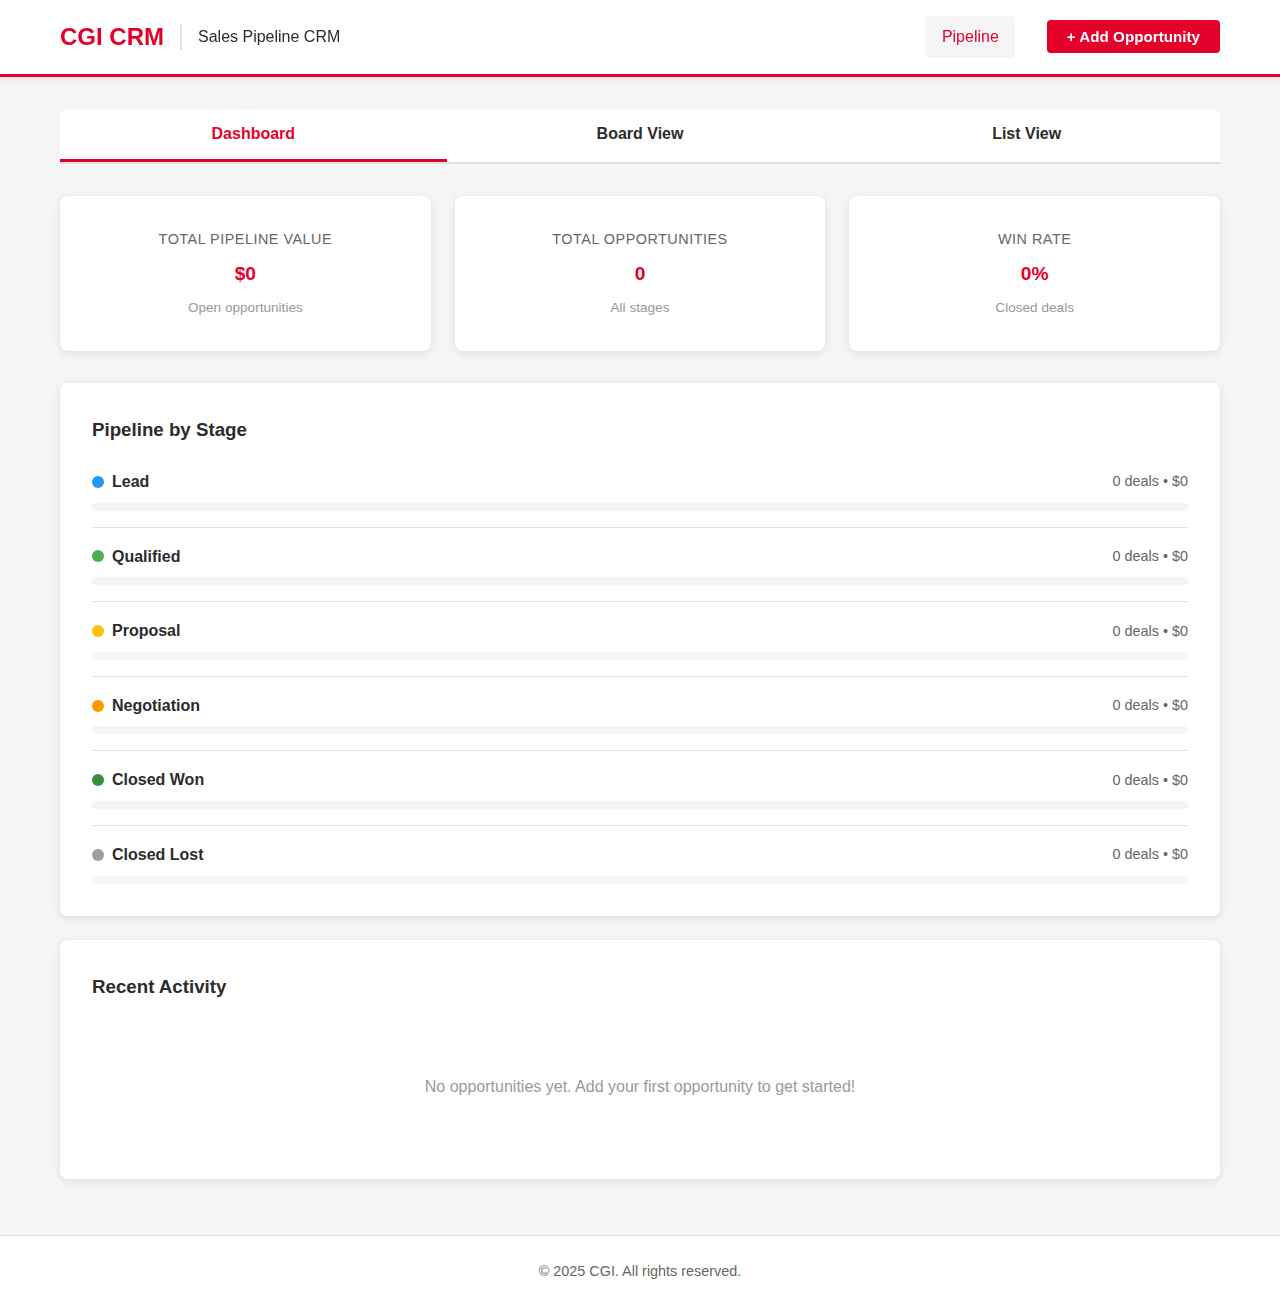
<file: Archives/out-claude-4.5/project/index.html>
<!DOCTYPE html>
<html lang="en">
<head>
    <meta charset="UTF-8">
    <meta name="viewport" content="width=device-width, initial-scale=1.0">
    <title>CGI Sales Pipeline CRM</title>
    <link rel="icon" href="data:image/svg+xml,<svg xmlns='http://www.w3.org/2000/svg' viewBox='0 0 100 100'><text y='.9em' font-size='90'>📊</text></svg>">
    <link rel="stylesheet" href="css/styles.css">
</head>
<body>
    <!-- Header/Navigation -->
    <header class="header">
        <div class="container">
            <div class="header-content">
                <div class="branding">
                    <h1 class="logo">CGI CRM</h1>
                    <span class="app-title">Sales Pipeline CRM</span>
                </div>
                <div class="header-right">
                    <nav class="nav">
                        <a href="#pipeline" class="nav-link active">Pipeline</a>
                    </nav>
                    <button id="add-opportunity-btn" class="btn btn-primary btn-header">+ Add Opportunity</button>
                </div>
            </div>
        </div>
    </header>

    <!-- Main Content Area -->
    <main class="main-content">
        <div class="container">
            <!-- Pipeline View with Tabs -->
            <div id="pipeline-view" class="content-section">
                <!-- Tab Navigation -->
                <div class="tabs">
                    <button class="tab-btn active" data-tab="dashboard">Dashboard</button>
                    <button class="tab-btn" data-tab="board">Board View</button>
                    <button class="tab-btn" data-tab="list">List View</button>
                </div>

                <!-- Dashboard Tab Content -->
                <div id="dashboard-tab" class="tab-content active">
                    <!-- Summary Cards -->
                    <div class="summary-cards">
                        <div class="summary-card">
                            <div class="card-label">Total Pipeline Value</div>
                            <div class="card-value" id="total-pipeline-value">$0</div>
                            <div class="card-subtitle">Open opportunities</div>
                        </div>
                        <div class="summary-card">
                            <div class="card-label">Total Opportunities</div>
                            <div class="card-value" id="total-opportunities">0</div>
                            <div class="card-subtitle">All stages</div>
                        </div>
                        <div class="summary-card">
                            <div class="card-label">Win Rate</div>
                            <div class="card-value" id="win-rate">0%</div>
                            <div class="card-subtitle">Closed deals</div>
                        </div>
                    </div>

                    <!-- Stage Breakdown -->
                    <div class="stage-breakdown">
                        <h3>Pipeline by Stage</h3>
                        <div id="stage-breakdown-content"></div>
                    </div>

                    <!-- Recent Activity -->
                    <div class="recent-activity">
                        <h3>Recent Activity</h3>
                        <div id="recent-activity-list"></div>
                    </div>
                </div>

                <!-- Board View Tab Content -->
                <div id="board-tab" class="tab-content">
                    <div class="kanban-board" id="kanban-board">
                        <!-- Columns will be generated dynamically -->
                    </div>
                </div>

                <!-- List View Tab Content -->
                <div id="list-tab" class="tab-content">
                    <!-- Filter/Search Bar -->
                    <div class="list-controls">
                        <input type="text" id="search-input" placeholder="Search by client name or owner..." class="search-input">
                        <select id="stage-filter" class="stage-filter">
                            <option value="">All Stages</option>
                            <option value="Lead">Lead</option>
                            <option value="Qualified">Qualified</option>
                            <option value="Proposal">Proposal</option>
                            <option value="Negotiation">Negotiation</option>
                            <option value="Closed Won">Closed Won</option>
                            <option value="Closed Lost">Closed Lost</option>
                        </select>
                        <button id="clear-filters" class="btn btn-secondary">Clear Filters</button>
                    </div>

                    <!-- Data Table -->
                    <div class="table-container">
                        <table id="opportunities-table" class="data-table">
                            <thead>
                                <tr>
                                    <th data-sort="clientName">Client Name <span class="sort-indicator"></span></th>
                                    <th data-sort="dealValue">Deal Value <span class="sort-indicator"></span></th>
                                    <th data-sort="stage">Stage <span class="sort-indicator"></span></th>
                                    <th data-sort="owner">Owner <span class="sort-indicator"></span></th>
                                    <th data-sort="createdAt">Created <span class="sort-indicator"></span></th>
                                    <th>Actions</th>
                                </tr>
                            </thead>
                            <tbody id="table-body">
                                <!-- Rows will be generated dynamically -->
                            </tbody>
                        </table>
                        <div id="empty-state" class="empty-state" style="display: none;">
                            <p>No opportunities found</p>
                        </div>
                    </div>
                </div>
            </div>

            <!-- Opportunities Form Section -->
            <div id="add-opportunity-view" class="content-section" style="display: none;">
                <!-- Success Message -->
                <div id="success-message" class="success-banner" style="display: none;">
                    ✓ Opportunity added successfully!
                </div>

                <!-- Form Container -->
                <div class="form-container">
                    <div class="form-header">
                        <h2>Add New Opportunity</h2>
                    </div>
                    
                    <form id="opportunity-form" novalidate>
                        <!-- Client Name -->
                        <div class="form-group">
                            <label for="clientName">Client Name <span class="required">*</span></label>
                            <input 
                                type="text" 
                                id="clientName" 
                                name="clientName"
                                placeholder="Enter client or company name"
                                maxlength="100"
                                required
                            >
                            <div class="error-message" id="clientName-error"></div>
                        </div>

                        <!-- Deal Value -->
                        <div class="form-group">
                            <label for="dealValue">Deal Value ($) <span class="required">*</span></label>
                            <input 
                                type="number" 
                                id="dealValue" 
                                name="dealValue"
                                placeholder="0.00"
                                step="0.01"
                                min="0"
                                required
                            >
                            <div class="error-message" id="dealValue-error"></div>
                        </div>

                        <!-- Sales Stage -->
                        <div class="form-group">
                            <label for="stage">Current Stage <span class="required">*</span></label>
                            <select id="stage" name="stage" required>
                                <option value="Lead">Lead</option>
                                <option value="Qualified">Qualified</option>
                                <option value="Proposal">Proposal</option>
                                <option value="Negotiation">Negotiation</option>
                                <option value="Closed Won">Closed Won</option>
                                <option value="Closed Lost">Closed Lost</option>
                            </select>
                            <div class="error-message" id="stage-error"></div>
                        </div>

                        <!-- Owner -->
                        <div class="form-group">
                            <label for="owner">Opportunity Owner <span class="required">*</span></label>
                            <input 
                                type="text" 
                                id="owner" 
                                name="owner"
                                placeholder="Enter sales rep name"
                                maxlength="50"
                                required
                            >
                            <div class="error-message" id="owner-error"></div>
                        </div>

                        <!-- Form Actions -->
                        <div class="form-actions">
                            <button type="submit" class="btn btn-primary">Add Opportunity</button>
                            <button type="button" class="btn btn-secondary" id="clear-form">Clear Form</button>
                        </div>
                    </form>
                </div>
            </div>
        </div>
    </main>

    <!-- Footer -->
    <footer class="footer">
        <div class="container">
            <p>&copy; 2025 CGI. All rights reserved.</p>
        </div>
    </footer>

    <!-- Edit Modal -->
    <div id="edit-modal" class="modal" style="display: none;">
        <div class="modal-content">
            <div class="modal-header">
                <h2>Edit Opportunity</h2>
                <button class="modal-close" id="modal-close">&times;</button>
            </div>
            <form id="edit-form" novalidate>
                <input type="hidden" id="edit-id">
                
                <div class="form-group">
                    <label for="edit-clientName">Client Name <span class="required">*</span></label>
                    <input type="text" id="edit-clientName" name="clientName" required maxlength="100">
                    <div class="error-message" id="edit-clientName-error"></div>
                </div>

                <div class="form-group">
                    <label for="edit-dealValue">Deal Value ($) <span class="required">*</span></label>
                    <input type="number" id="edit-dealValue" name="dealValue" required step="0.01" min="0">
                    <div class="error-message" id="edit-dealValue-error"></div>
                </div>

                <div class="form-group">
                    <label for="edit-stage">Current Stage <span class="required">*</span></label>
                    <select id="edit-stage" name="stage" required>
                        <option value="Lead">Lead</option>
                        <option value="Qualified">Qualified</option>
                        <option value="Proposal">Proposal</option>
                        <option value="Negotiation">Negotiation</option>
                        <option value="Closed Won">Closed Won</option>
                        <option value="Closed Lost">Closed Lost</option>
                    </select>
                    <div class="error-message" id="edit-stage-error"></div>
                </div>

                <div class="form-group">
                    <label for="edit-owner">Opportunity Owner <span class="required">*</span></label>
                    <input type="text" id="edit-owner" name="owner" required maxlength="50">
                    <div class="error-message" id="edit-owner-error"></div>
                </div>

                <div class="form-actions">
                    <button type="submit" class="btn btn-primary">Save Changes</button>
                    <button type="button" class="btn btn-secondary" id="cancel-edit">Cancel</button>
                </div>
            </form>
        </div>
    </div>

    <!-- Delete Confirmation Modal -->
    <div id="delete-modal" class="modal" style="display: none;">
        <div class="modal-content modal-small">
            <h3>Delete Opportunity</h3>
            <p id="delete-message">Are you sure you want to delete this opportunity?</p>
            <div class="form-actions">
                <button id="confirm-delete" class="btn btn-primary">Delete</button>
                <button id="cancel-delete" class="btn btn-secondary">Cancel</button>
            </div>
        </div>
    </div>

    <script src="js/app.js"></script>
</body>
</html>
</file>
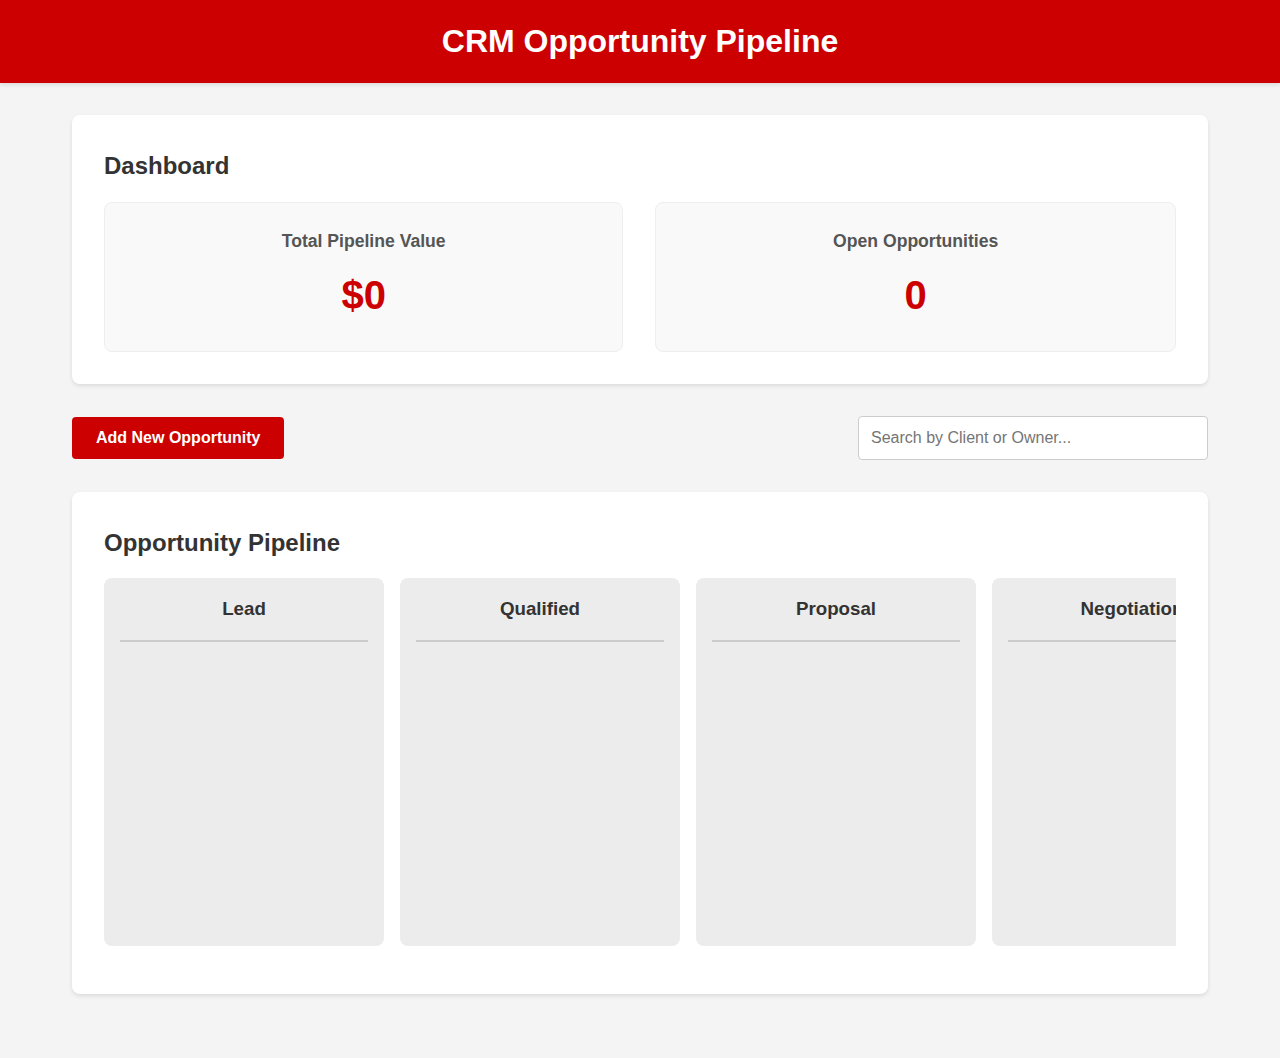
<file: Archives/out-gemini-2.5/project/index.html>
<!DOCTYPE html>
<html lang="en">
<head>
    <meta charset="UTF-8">
    <meta name="viewport" content="width=device-width, initial-scale=1.0">
    <title>CRM Opportunity Pipeline</title>
    <link rel="stylesheet" href="css/styles.css">
    <link rel="icon" href="data:image/svg+xml,<svg xmlns=%22http://www.w3.org/2000/svg%22 viewBox=%220 0 100 100%22><text y=%22.9em%22 font-size=%2290%22>🎯</text></svg>">
</head>
<body>
    <header>
        <h1>CRM Opportunity Pipeline</h1>
    </header>
    <main id="app-container">
        <div id="dashboard" class="card">
            <h2>Dashboard</h2>
            <div class="metrics-container">
                <div class="metric">
                    <h3>Total Pipeline Value</h3>
                    <p id="total-value">$0</p>
                </div>
                <div class="metric">
                    <h3>Open Opportunities</h3>
                    <p id="open-count">0</p>
                </div>
            </div>
        </div>

        <div class="toolbar">
            <button id="add-new-btn" class="btn">Add New Opportunity</button>
            <input type="text" id="search-bar" placeholder="Search by Client or Owner...">
        </div>

        <div id="pipeline-container" class="card">
            <h2>Opportunity Pipeline</h2>
            <div id="pipeline" class="pipeline-board">
                <!-- Columns will be dynamically generated here -->
            </div>
        </div>
    </main>

    <!-- Unified Add/Edit Opportunity Modal -->
    <div id="form-modal" class="modal-overlay" style="display: none;">
        <div class="modal-content">
            <div class="modal-header">
                <h2 id="form-title">Add New Opportunity</h2>
                <span class="close-modal">&times;</span>
            </div>
            <div class="modal-body">
                <form id="opportunity-form">
                    <input type="hidden" id="opp-id">
                    <div class="form-group">
                        <label for="clientName">Client Name</label>
                        <input type="text" id="clientName" name="clientName" required>
                    </div>
                    <div class="form-group">
                        <label for="dealValue">Deal Value ($)</label>
                        <input type="number" id="dealValue" name="dealValue" min="0" required>
                    </div>
                    <div class="form-group">
                        <label for="owner">Opportunity Owner</label>
                        <input type="text" id="owner" name="owner" required>
                    </div>
                    <div class="form-group">
                        <label for="stage">Stage</label>
                        <select id="stage" name="stage" required>
                            <option value="Lead">Lead</option>
                            <option value="Qualified">Qualified</option>
                            <option value="Proposal">Proposal</option>
                            <option value="Negotiation">Negotiation</option>
                            <option value="Closed Won">Closed Won</option>
                            <option value="Closed Lost">Closed Lost</option>
                        </select>
                    </div>
                    <div class="form-actions">
                        <button type="submit" id="form-submit-btn" class="btn">Add Opportunity</button>
                        <button type="button" id="form-cancel-btn" class="btn btn-secondary" style="display: none;">Cancel</button>
                    </div>
                </form>
            </div>
        </div>
    </div>

    <script src="js/app.js"></script>
</body>
</html>
</file>
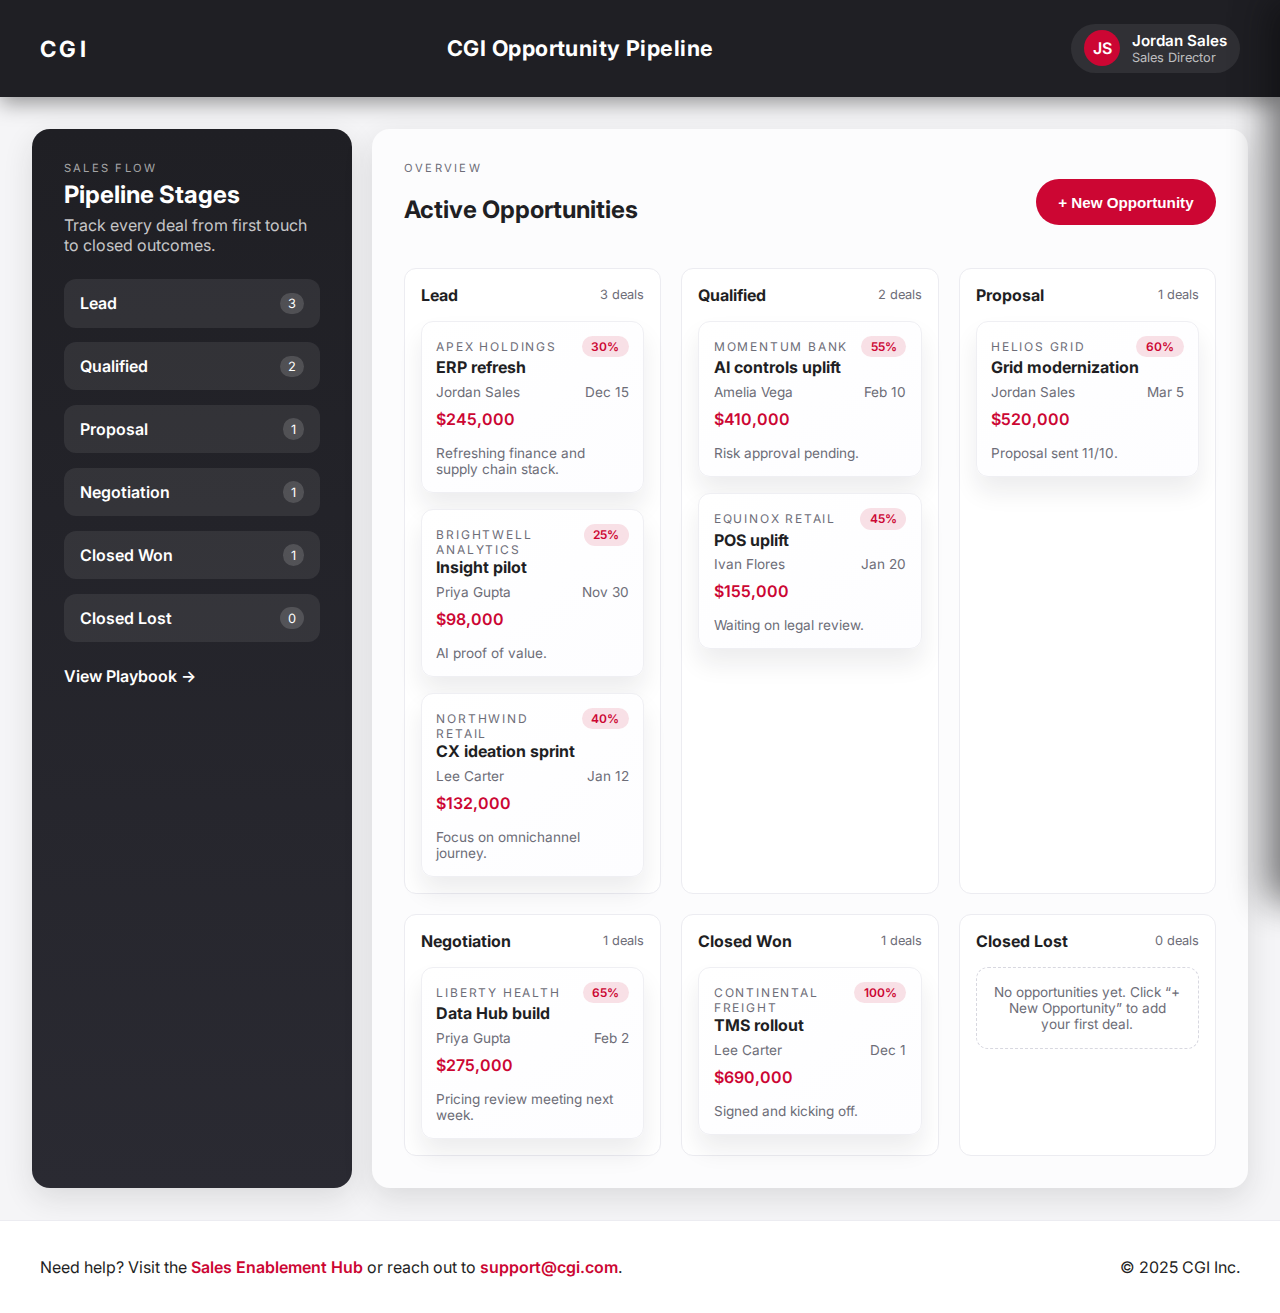
<file: Archives/out-gpt-5.1-codex/project/index.html>
<!DOCTYPE html>
<html lang="en">
<head>
  <meta charset="UTF-8" />
  <meta name="viewport" content="width=device-width, initial-scale=1.0" />
  <title>CGI Opportunity Pipeline</title>
  <link rel="icon" type="image/svg+xml" href="assets/favicon.svg" />
  <link rel="preconnect" href="https://fonts.googleapis.com" />
  <link rel="preconnect" href="https://fonts.gstatic.com" crossorigin />
  <link href="https://fonts.googleapis.com/css2?family=Inter:wght@400;500;600;700&display=swap" rel="stylesheet" />
  <link rel="stylesheet" href="css/styles.css" />
</head>
<body>
  <div class="app-shell">
    <header class="top-nav">
      <div class="brand-mark" aria-label="CGI logo">CGI</div>
      <h1>CGI Opportunity Pipeline</h1>
      <div class="user-badge">
        <span class="user-avatar">JS</span>
        <div>
          <p class="user-name">Jordan Sales</p>
          <p class="user-role">Sales Director</p>
        </div>
      </div>
    </header>

    <main class="workspace">
      <aside class="stage-sidebar" aria-label="Sales stages">
        <div class="sidebar-header">
          <p class="eyebrow">Sales Flow</p>
          <h2>Pipeline Stages</h2>
          <p class="supporting">Track every deal from first touch to closed outcomes.</p>
        </div>
        <ul class="stage-list" id="stageList"></ul>
        <a class="sidebar-cta" href="#">View Playbook →</a>
      </aside>

      <section class="pipeline-area" aria-live="polite">
        <div class="pipeline-toolbar">
          <div>
            <p class="eyebrow">Overview</p>
            <h2>Active Opportunities</h2>
          </div>
          <button class="primary-btn" type="button" data-action="open-form">+ New Opportunity</button>
        </div>
        <div class="pipeline-columns" id="pipelineColumns"></div>
      </section>
    </main>

    <div class="panel-overlay" data-overlay hidden></div>

    <aside class="opportunity-panel" role="dialog" aria-modal="true" aria-labelledby="panelTitle" aria-hidden="true" data-panel>
      <form id="opportunityForm" novalidate>
        <div class="panel-header">
          <div>
            <p class="eyebrow">Create Deal</p>
            <h2 id="panelTitle">New Opportunity</h2>
            <p class="supporting">Capture the essentials so your pipeline stays inspection-ready.</p>
          </div>
          <button type="button" class="panel-close" aria-label="Close form">&times;</button>
        </div>

        <div class="form-grid">
          <label class="form-field">
            <span>Client Name *</span>
            <input type="text" id="clientName" name="clientName" autocomplete="organization" />
            <span class="field-error" data-error="clientName"></span>
          </label>

          <label class="form-field">
            <span>Opportunity Title *</span>
            <input type="text" id="opportunityTitle" name="opportunityTitle" autocomplete="off" />
            <span class="field-error" data-error="opportunityTitle"></span>
          </label>

          <label class="form-field">
            <span>Deal Owner *</span>
            <input type="text" id="dealOwner" name="dealOwner" list="ownerSuggestions" autocomplete="name" />
            <span class="field-error" data-error="dealOwner"></span>
          </label>

          <label class="form-field">
            <span>Stage *</span>
            <select id="stageSelect" name="stage"></select>
            <span class="field-error" data-error="stage"></span>
          </label>

          <label class="form-field">
            <span>Deal Value (USD) *</span>
            <input type="number" id="dealValue" name="dealValue" min="0" step="1000" />
            <span class="field-error" data-error="dealValue"></span>
          </label>

          <label class="form-field">
            <span>Expected Close Date *</span>
            <input type="date" id="closeDate" name="closeDate" />
            <span class="field-error" data-error="closeDate"></span>
          </label>

          <label class="form-field" for="probability">
            <span>Win Probability *</span>
            <div class="slider-row">
              <input type="range" id="probability" name="probability" min="0" max="100" value="50" />
              <span id="probabilityValue">50%</span>
            </div>
            <span class="field-error" data-error="probability"></span>
          </label>

          <label class="form-field form-field--full">
            <span>Notes</span>
            <textarea id="notes" name="notes" rows="4" placeholder="Key context, blockers, next steps..."></textarea>
          </label>
        </div>

        <datalist id="ownerSuggestions">
          <option value="Jordan Sales"></option>
          <option value="Priya Gupta"></option>
          <option value="Lee Carter"></option>
          <option value="Amelia Vega"></option>
          <option value="Ivan Flores"></option>
        </datalist>

        <div class="panel-actions">
          <button type="submit" class="primary-btn" data-action="save" disabled>Save Opportunity</button>
          <button type="button" class="ghost-btn" data-action="cancel">Cancel</button>
        </div>
      </form>
    </aside>

    <aside class="detail-drawer" role="dialog" aria-modal="true" aria-labelledby="detailTitle" aria-hidden="true" data-detail>
      <div class="detail-header">
        <div>
          <p class="eyebrow eyebrow--light">Opportunity Insight</p>
          <p class="detail-client" data-detail-client>Client Name</p>
          <h2 id="detailTitle" data-detail-title>Opportunity Title</h2>
        </div>
        <div class="detail-header-actions">
          <span class="stage-pill" data-detail-stage>Stage</span>
          <button type="button" class="panel-close panel-close--inverse" aria-label="Close details" data-detail-dismiss>&times;</button>
        </div>
      </div>

      <section class="detail-kpis">
        <article class="kpi-card">
          <p>Deal Value</p>
          <strong data-detail-value>$0</strong>
        </article>
        <article class="kpi-card">
          <p>Probability</p>
          <strong data-detail-probability>0%</strong>
        </article>
        <article class="kpi-card">
          <p>Close Date</p>
          <strong data-detail-close-date>—</strong>
        </article>
        <article class="kpi-card">
          <p>Owner</p>
          <strong data-detail-owner>—</strong>
        </article>
      </section>

      <form id="detailForm" class="detail-form" novalidate>
        <div class="form-grid form-grid--detail">
          <label class="form-field">
            <span>Stage *</span>
            <select id="detailStage" name="stage"></select>
            <span class="field-error" data-detail-error="stage"></span>
          </label>

          <label class="form-field">
            <span>Deal Owner *</span>
            <input type="text" id="detailOwner" name="owner" list="ownerSuggestions" autocomplete="name" />
            <span class="field-error" data-detail-error="owner"></span>
          </label>

          <label class="form-field">
            <span>Deal Value (USD) *</span>
            <input type="number" id="detailValue" name="value" min="0" step="1000" />
            <span class="field-error" data-detail-error="value"></span>
          </label>

          <label class="form-field">
            <span>Expected Close Date *</span>
            <input type="date" id="detailCloseDate" name="closeDate" />
            <span class="field-error" data-detail-error="closeDate"></span>
          </label>

          <label class="form-field form-field--full" for="detailProbability">
            <span>Win Probability *</span>
            <div class="slider-row">
              <input type="range" id="detailProbability" name="probability" min="0" max="100" value="50" />
              <span id="detailProbabilityValue">50%</span>
            </div>
            <span class="field-error" data-detail-error="probability"></span>
          </label>

          <label class="form-field form-field--full">
            <span>Notes</span>
            <textarea id="detailNotes" name="notes" rows="4" placeholder="Context, blockers, next actions..."></textarea>
          </label>
        </div>

        <div class="panel-actions detail-actions">
          <button type="submit" class="primary-btn" data-detail-save disabled>Update Deal</button>
          <button type="button" class="ghost-btn ghost-btn--inverse" data-detail-won>Mark Closed Won</button>
          <button type="button" class="ghost-btn ghost-btn--inverse" data-detail-lost>Mark Closed Lost</button>
        </div>
      </form>

      <section class="detail-timeline">
        <div class="timeline-header">
          <h3>Recent Movements</h3>
          <p>Auto-generated milestones for quick context.</p>
        </div>
        <ul class="timeline-list" id="detailTimeline"></ul>
      </section>
    </aside>

    <div class="toast-stack" aria-live="polite" aria-atomic="true"></div>

    <footer class="app-footer">
      <p>Need help? Visit the <a href="#">Sales Enablement Hub</a> or reach out to <a href="mailto:support@cgi.com">support@cgi.com</a>.</p>
      <p>© 2025 CGI Inc.</p>
    </footer>
  </div>

  <script src="js/app.js"></script>
</body>
</html>
</file>
<file: Archives/out-claude-4.5/project/css/styles.css>
/* ===================================
   CGI CRM - Global Styles
   =================================== */

/* CSS Variables for CGI Brand Colors */
:root {
    --cgi-red: #E4002B;
    --dark-gray: #2C2C2C;
    --light-gray: #F5F5F5;
    --white: #FFFFFF;
    --border-gray: #E0E0E0;
    --shadow: rgba(0, 0, 0, 0.1);
}

/* Reset and Base Styles */
* {
    margin: 0;
    padding: 0;
    box-sizing: border-box;
}

body {
    font-family: 'Segoe UI', Roboto, Arial, sans-serif;
    color: var(--dark-gray);
    background-color: var(--light-gray);
    line-height: 1.6;
    min-height: 100vh;
    display: flex;
    flex-direction: column;
}

/* Container */
.container {
    max-width: 1200px;
    margin: 0 auto;
    padding: 0 20px;
    width: 100%;
}

/* ===================================
   Header & Navigation
   =================================== */

.header {
    background-color: var(--white);
    border-bottom: 3px solid var(--cgi-red);
    position: sticky;
    top: 0;
    z-index: 1000;
    box-shadow: 0 2px 4px var(--shadow);
}

.header-content {
    display: flex;
    justify-content: space-between;
    align-items: center;
    padding: 1rem 0;
    gap: 2rem;
}

.header-right {
    display: flex;
    align-items: center;
    gap: 2rem;
}

.branding {
    display: flex;
    align-items: center;
    gap: 1rem;
}

.logo {
    font-size: 1.5rem;
    font-weight: bold;
    color: var(--cgi-red);
    margin: 0;
}

.app-title {
    font-size: 1rem;
    color: var(--dark-gray);
    font-weight: 500;
    border-left: 2px solid var(--border-gray);
    padding-left: 1rem;
}

/* Navigation */
.nav {
    display: flex;
    gap: 2rem;
}

.nav-link {
    text-decoration: none;
    color: var(--dark-gray);
    font-weight: 500;
    padding: 0.5rem 1rem;
    border-radius: 4px;
    transition: all 0.3s ease;
}

.nav-link:hover {
    background-color: var(--light-gray);
    color: var(--cgi-red);
}

.nav-link.active {
    color: var(--cgi-red);
    background-color: var(--light-gray);
}

/* ===================================
   Main Content
   =================================== */

.main-content {
    flex: 1;
    padding: 2rem 0;
}

.welcome-section {
    background-color: var(--white);
    padding: 3rem;
    border-radius: 8px;
    box-shadow: 0 2px 8px var(--shadow);
    text-align: center;
}

.welcome-section h2 {
    font-size: 2rem;
    color: var(--dark-gray);
    margin-bottom: 1rem;
}

.welcome-section p {
    font-size: 1.1rem;
    color: #666;
}

/* ===================================
   Footer
   =================================== */

.footer {
    background-color: var(--white);
    border-top: 1px solid var(--border-gray);
    padding: 1.5rem 0;
    margin-top: auto;
}

.footer p {
    text-align: center;
    color: #666;
    font-size: 0.9rem;
}

/* ===================================
   Form Styles
   =================================== */

.content-section {
    width: 100%;
}

.form-container {
    background-color: var(--white);
    border-radius: 8px;
    box-shadow: 0 2px 8px var(--shadow);
    overflow: hidden;
    max-width: 600px;
    margin: 0 auto;
}

.form-header {
    background-color: var(--cgi-red);
    color: var(--white);
    padding: 1.5rem;
    text-align: center;
}

.form-header h2 {
    margin: 0;
    font-size: 1.5rem;
}

#opportunity-form {
    padding: 2rem;
}

.form-group {
    margin-bottom: 1.5rem;
}

.form-group label {
    display: block;
    margin-bottom: 0.5rem;
    font-weight: 600;
    color: var(--dark-gray);
}

.required {
    color: var(--cgi-red);
}

.form-group input,
.form-group select {
    width: 100%;
    padding: 0.75rem;
    border: 2px solid var(--border-gray);
    border-radius: 4px;
    font-size: 1rem;
    font-family: inherit;
    transition: border-color 0.3s ease;
}

.form-group input:focus,
.form-group select:focus {
    outline: none;
    border-color: var(--cgi-red);
}

.form-group input.error,
.form-group select.error {
    border-color: #f44336;
}

.error-message {
    color: #f44336;
    font-size: 0.875rem;
    margin-top: 0.25rem;
    min-height: 1.25rem;
    display: block;
}

.form-actions {
    display: flex;
    gap: 1rem;
    margin-top: 2rem;
}

/* Success Banner */
.success-banner {
    background-color: #4CAF50;
    color: var(--white);
    padding: 1rem;
    text-align: center;
    border-radius: 4px;
    margin-bottom: 1.5rem;
    font-weight: 600;
    animation: slideDown 0.3s ease;
}

@keyframes slideDown {
    from {
        opacity: 0;
        transform: translateY(-20px);
    }
    to {
        opacity: 1;
        transform: translateY(0);
    }
}

/* ===================================
   Utility Classes
   =================================== */

.btn {
    display: inline-block;
    padding: 0.75rem 1.5rem;
    border: none;
    border-radius: 4px;
    font-weight: bold;
    cursor: pointer;
    transition: all 0.3s ease;
    text-decoration: none;
    font-size: 1rem;
    flex: 1;
}

.btn-primary {
    background-color: var(--cgi-red);
    color: var(--white);
}

.btn-primary:hover {
    background-color: #C4001F;
    transform: translateY(-2px);
    box-shadow: 0 4px 8px var(--shadow);
}

.btn-header {
    padding: 0.5rem 1.25rem;
    font-size: 0.95rem;
    white-space: nowrap;
    flex: none;
}

.btn-secondary {
    background-color: var(--light-gray);
    color: var(--dark-gray);
}

.btn-secondary:hover {
    background-color: #E0E0E0;
}

.card {
    background-color: var(--white);
    padding: 1.5rem;
    border-radius: 8px;
    box-shadow: 0 2px 8px var(--shadow);
    margin-bottom: 1rem;
}

/* ===================================
   Tab Navigation
   =================================== */

.tabs {
    display: flex;
    gap: 0;
    border-bottom: 2px solid var(--border-gray);
    margin-bottom: 2rem;
    background-color: var(--white);
    border-radius: 8px 8px 0 0;
    overflow: hidden;
}

.tab-btn {
    flex: 1;
    padding: 1rem 2rem;
    border: none;
    background-color: var(--white);
    color: var(--dark-gray);
    font-size: 1rem;
    font-weight: 600;
    cursor: pointer;
    border-bottom: 3px solid transparent;
    transition: all 0.3s ease;
}

.tab-btn:hover {
    background-color: var(--light-gray);
}

.tab-btn.active {
    color: var(--cgi-red);
    border-bottom-color: var(--cgi-red);
    background-color: var(--white);
}

.tab-content {
    display: none;
}

.tab-content.active {
    display: block;
}

/* ===================================
   Dashboard View
   =================================== */

.summary-cards {
    display: grid;
    grid-template-columns: repeat(auto-fit, minmax(250px, 1fr));
    gap: 1.5rem;
    margin-bottom: 2rem;
}

.summary-card {
    background-color: var(--white);
    padding: 2rem;
    border-radius: 8px;
    box-shadow: 0 2px 8px var(--shadow);
    text-align: center;
}

.card-label {
    font-size: 0.9rem;
    color: #666;
    margin-bottom: 0.5rem;
    text-transform: uppercase;
    letter-spacing: 0.5px;
}

.card-value {
    font-size: 2.5rem;
    font-weight: bold;
    color: var(--cgi-red);
    margin-bottom: 0.5rem;
}

.card-subtitle {
    font-size: 0.85rem;
    color: #999;
}

.stage-breakdown,
.recent-activity {
    background-color: var(--white);
    padding: 2rem;
    border-radius: 8px;
    box-shadow: 0 2px 8px var(--shadow);
    margin-bottom: 1.5rem;
}

.stage-breakdown h3,
.recent-activity h3 {
    margin-bottom: 1.5rem;
    color: var(--dark-gray);
}

.stage-item {
    margin-bottom: 1rem;
    padding-bottom: 1rem;
    border-bottom: 1px solid var(--border-gray);
}

.stage-item:last-child {
    border-bottom: none;
    margin-bottom: 0;
    padding-bottom: 0;
}

.stage-header {
    display: flex;
    justify-content: space-between;
    align-items: center;
    margin-bottom: 0.5rem;
}

.stage-name {
    font-weight: 600;
    display: flex;
    align-items: center;
    gap: 0.5rem;
}

.stage-badge {
    display: inline-block;
    width: 12px;
    height: 12px;
    border-radius: 50%;
}

.stage-stats {
    color: #666;
    font-size: 0.9rem;
}

.stage-bar {
    height: 8px;
    background-color: var(--light-gray);
    border-radius: 4px;
    overflow: hidden;
}

.stage-bar-fill {
    height: 100%;
    transition: width 0.3s ease;
}

.recent-item {
    padding: 1rem;
    border-left: 3px solid var(--cgi-red);
    background-color: var(--light-gray);
    margin-bottom: 0.75rem;
    border-radius: 4px;
}

.recent-item:last-child {
    margin-bottom: 0;
}

.recent-client {
    font-weight: 600;
    color: var(--dark-gray);
    margin-bottom: 0.25rem;
}

.recent-details {
    font-size: 0.9rem;
    color: #666;
}

/* ===================================
   Kanban Board View
   =================================== */

.kanban-board {
    display: flex;
    gap: 1rem;
    overflow-x: auto;
    padding-bottom: 1rem;
}

.kanban-column {
    min-width: 280px;
    flex: 0 0 280px;
    background-color: var(--light-gray);
    border-radius: 8px;
    padding: 1rem;
}

.column-header {
    margin-bottom: 1rem;
    padding-bottom: 1rem;
    border-bottom: 3px solid var(--cgi-red);
}

.column-title {
    font-weight: bold;
    font-size: 1.1rem;
    color: var(--dark-gray);
    margin-bottom: 0.5rem;
}

.column-stats {
    font-size: 0.85rem;
    color: #666;
}

.cards-container {
    min-height: 100px;
}

.opportunity-card {
    background-color: var(--white);
    padding: 1rem;
    border-radius: 6px;
    margin-bottom: 0.75rem;
    box-shadow: 0 2px 4px var(--shadow);
    cursor: move;
    transition: all 0.3s ease;
}

.opportunity-card:hover {
    box-shadow: 0 4px 8px var(--shadow);
    transform: translateY(-2px);
}

.opportunity-card.dragging {
    opacity: 0.5;
    cursor: grabbing;
}

.card-client {
    font-weight: bold;
    font-size: 1.05rem;
    color: var(--dark-gray);
    margin-bottom: 0.5rem;
}

.card-value {
    font-size: 1.2rem;
    color: var(--cgi-red);
    font-weight: bold;
    margin-bottom: 0.5rem;
}

.card-owner {
    font-size: 0.85rem;
    color: #666;
    margin-bottom: 0.5rem;
}

.card-actions {
    display: flex;
    gap: 0.5rem;
    margin-top: 0.75rem;
}

.card-btn {
    flex: 1;
    padding: 0.4rem;
    font-size: 0.8rem;
    border: none;
    border-radius: 4px;
    cursor: pointer;
    transition: all 0.2s ease;
}

.card-btn-edit {
    background-color: #2196F3;
    color: white;
}

.card-btn-edit:hover {
    background-color: #1976D2;
}

.card-btn-delete {
    background-color: #f44336;
    color: white;
}

.card-btn-delete:hover {
    background-color: #d32f2f;
}

.empty-column {
    text-align: center;
    color: #999;
    padding: 2rem 1rem;
    font-style: italic;
}

/* ===================================
   List View
   =================================== */

.list-controls {
    display: flex;
    gap: 1rem;
    margin-bottom: 1.5rem;
    flex-wrap: wrap;
}

.search-input {
    flex: 1;
    min-width: 200px;
    padding: 0.75rem;
    border: 2px solid var(--border-gray);
    border-radius: 4px;
    font-size: 1rem;
}

.search-input:focus {
    outline: none;
    border-color: var(--cgi-red);
}

.stage-filter {
    padding: 0.75rem;
    border: 2px solid var(--border-gray);
    border-radius: 4px;
    font-size: 1rem;
    cursor: pointer;
}

.table-container {
    background-color: var(--white);
    border-radius: 8px;
    box-shadow: 0 2px 8px var(--shadow);
    overflow-x: auto;
}

.data-table {
    width: 100%;
    border-collapse: collapse;
}

.data-table thead {
    background-color: var(--light-gray);
}

.data-table th {
    padding: 1rem;
    text-align: left;
    font-weight: 600;
    color: var(--dark-gray);
    cursor: pointer;
    user-select: none;
    white-space: nowrap;
}

.data-table th:hover {
    background-color: #E0E0E0;
}

.data-table th:last-child {
    cursor: default;
}

.data-table th:last-child:hover {
    background-color: var(--light-gray);
}

.sort-indicator {
    font-size: 0.8rem;
    margin-left: 0.25rem;
    color: #999;
}

.data-table tbody tr {
    border-bottom: 1px solid var(--border-gray);
    transition: background-color 0.2s ease;
}

.data-table tbody tr:nth-child(even) {
    background-color: #F9F9F9;
}

.data-table tbody tr:hover {
    background-color: #E8F5E9;
}

.data-table td {
    padding: 1rem;
}

.stage-badge-cell {
    display: inline-block;
    padding: 0.25rem 0.75rem;
    border-radius: 12px;
    font-size: 0.85rem;
    font-weight: 600;
    color: white;
}

.stage-Lead { background-color: #2196F3; }
.stage-Qualified { background-color: #4CAF50; }
.stage-Proposal { background-color: #FFC107; color: #333; }
.stage-Negotiation { background-color: #FF9800; }
.stage-Closed.Won { background-color: #388E3C; }
.stage-Closed.Lost { background-color: #9E9E9E; }

.action-buttons {
    display: flex;
    gap: 0.5rem;
}

.btn-small {
    padding: 0.4rem 0.75rem;
    font-size: 0.85rem;
    flex: none;
}

.empty-state {
    text-align: center;
    padding: 3rem;
    color: #999;
}

.empty-state p {
    font-size: 1.1rem;
    margin-bottom: 1rem;
}

/* ===================================
   Modal Styles
   =================================== */

.modal {
    position: fixed;
    top: 0;
    left: 0;
    width: 100%;
    height: 100%;
    background-color: rgba(0, 0, 0, 0.5);
    z-index: 2000;
    display: flex;
    align-items: center;
    justify-content: center;
    padding: 1rem;
}

.modal-content {
    background-color: var(--white);
    border-radius: 8px;
    padding: 2rem;
    max-width: 600px;
    width: 100%;
    max-height: 90vh;
    overflow-y: auto;
    box-shadow: 0 4px 20px rgba(0, 0, 0, 0.3);
}

.modal-small {
    max-width: 400px;
}

.modal-header {
    display: flex;
    justify-content: space-between;
    align-items: center;
    margin-bottom: 1.5rem;
    padding-bottom: 1rem;
    border-bottom: 2px solid var(--border-gray);
}

.modal-header h2 {
    margin: 0;
    color: var(--cgi-red);
}

.modal-close {
    background: none;
    border: none;
    font-size: 2rem;
    color: #999;
    cursor: pointer;
    line-height: 1;
    padding: 0;
    width: 2rem;
    height: 2rem;
}

.modal-close:hover {
    color: var(--cgi-red);
}

/* ===================================
   Responsive Design
   =================================== */

@media (max-width: 768px) {
    .header-content {
        flex-direction: column;
        gap: 1rem;
    }

    .header-right {
        flex-direction: column;
        width: 100%;
        gap: 1rem;
    }

    .branding {
        flex-direction: column;
        text-align: center;
        gap: 0.5rem;
    }

    .btn-header {
        width: 100%;
    }

    .app-title {
        border-left: none;
        border-top: 2px solid var(--border-gray);
        padding-left: 0;
        padding-top: 0.5rem;
    }

    .nav {
        gap: 1rem;
    }

    .welcome-section {
        padding: 2rem 1.5rem;
    }

    .welcome-section h2 {
        font-size: 1.5rem;
    }

    .welcome-section p {
        font-size: 1rem;
    }

    #opportunity-form {
        padding: 1.5rem;
    }

    .form-actions {
        flex-direction: column;
    }

    .btn {
        width: 100%;
    }

    .tabs {
        flex-direction: column;
    }

    .tab-btn {
        border-bottom: 1px solid var(--border-gray);
        border-left: 3px solid transparent;
    }

    .tab-btn.active {
        border-left-color: var(--cgi-red);
        border-bottom-color: var(--border-gray);
    }

    .summary-cards {
        grid-template-columns: 1fr;
    }

    .kanban-board {
        flex-direction: column;
    }

    .kanban-column {
        min-width: 100%;
        flex: 1;
    }

    .list-controls {
        flex-direction: column;
    }

    .search-input,
    .stage-filter {
        width: 100%;
    }

    .data-table {
        font-size: 0.9rem;
    }

    .data-table th,
    .data-table td {
        padding: 0.75rem 0.5rem;
    }
}
</file>
<file: Archives/out-gpt-5.1-codex/project/css/styles.css>
:root {
  --cgi-red: #cc0633;
  --cgi-red-dark: #a00428;
  --cgi-slate: #1f1f24;
  --cgi-slate-soft: #2a2a32;
  --cgi-cloud: #f5f5f7;
  --cgi-offwhite: #fcfcfd;
  --text-muted: #6d6d78;
  --radius-lg: 18px;
  --radius-md: 12px;
  --shadow-soft: 0 10px 30px rgba(31, 31, 36, 0.12);
}

* {
  box-sizing: border-box;
}

body {
  margin: 0;
  font-family: 'Inter', system-ui, -apple-system, BlinkMacSystemFont, 'Segoe UI', sans-serif;
  background: var(--cgi-cloud);
  color: var(--cgi-slate);
  min-height: 100vh;
}

.body-locked {
  overflow: hidden;
}

.app-shell {
  display: flex;
  flex-direction: column;
  min-height: 100vh;
}

.top-nav {
  display: flex;
  align-items: center;
  justify-content: space-between;
  padding: 1.5rem 2.5rem;
  background: var(--cgi-slate);
  color: #fff;
  box-shadow: 0 6px 20px rgba(0, 0, 0, 0.4);
}

.top-nav h1 {
  margin: 0;
  font-size: 1.35rem;
  letter-spacing: 0.02em;
}

.brand-mark {
  font-weight: 700;
  font-size: 1.4rem;
  letter-spacing: 0.15em;
}

.user-badge {
  display: flex;
  align-items: center;
  gap: 0.75rem;
  background: rgba(255, 255, 255, 0.08);
  padding: 0.4rem 0.8rem;
  border-radius: 999px;
}

.user-avatar {
  width: 36px;
  height: 36px;
  border-radius: 50%;
  background: var(--cgi-red);
  display: inline-flex;
  align-items: center;
  justify-content: center;
  font-weight: 600;
}

.user-name {
  margin: 0;
  font-weight: 600;
  font-size: 0.95rem;
}

.user-role {
  margin: 0;
  font-size: 0.8rem;
  color: rgba(255, 255, 255, 0.7);
}

.workspace {
  display: grid;
  grid-template-columns: 320px 1fr;
  gap: 1.25rem;
  padding: 2rem;
  flex: 1;
}

.stage-sidebar {
  background: linear-gradient(180deg, var(--cgi-slate) 0%, var(--cgi-slate-soft) 100%);
  color: #fff;
  border-radius: var(--radius-lg);
  padding: 2rem;
  display: flex;
  flex-direction: column;
  gap: 1.5rem;
  box-shadow: var(--shadow-soft);
}

.sidebar-header h2 {
  margin: 0;
}

.sidebar-header .supporting {
  color: rgba(255, 255, 255, 0.75);
  margin: 0.4rem 0 0;
}

.eyebrow {
  text-transform: uppercase;
  font-size: 0.7rem;
  letter-spacing: 0.2em;
  color: var(--text-muted);
  margin: 0 0 0.3rem;
}

.stage-sidebar .eyebrow {
  color: rgba(255, 255, 255, 0.6);
}

.eyebrow--light {
  color: rgba(255, 255, 255, 0.65);
}

.stage-list {
  list-style: none;
  margin: 0;
  padding: 0;
  display: flex;
  flex-direction: column;
  gap: 0.9rem;
}

.stage-item {
  display: flex;
  justify-content: space-between;
  align-items: center;
  padding: 0.85rem 1rem;
  border-radius: var(--radius-md);
  background: rgba(255, 255, 255, 0.08);
  transition: background 0.2s ease, transform 0.2s ease;
}

.stage-item:hover {
  background: rgba(255, 255, 255, 0.18);
  transform: translateX(4px);
}

.stage-item strong {
  font-weight: 600;
}

.stage-count {
  font-size: 0.8rem;
  padding: 0.2rem 0.5rem;
  background: rgba(255, 255, 255, 0.15);
  border-radius: 999px;
}

.sidebar-cta {
  color: #fff;
  text-decoration: none;
  font-weight: 600;
  display: inline-flex;
  align-items: center;
  gap: 0.4rem;
}

.pipeline-area {
  background: var(--cgi-offwhite);
  border-radius: var(--radius-lg);
  padding: 2rem;
  display: flex;
  flex-direction: column;
  gap: 1.5rem;
  box-shadow: var(--shadow-soft);
}

.pipeline-toolbar {
  display: flex;
  justify-content: space-between;
  align-items: center;
  gap: 1rem;
}

.primary-btn {
  border: none;
  border-radius: 999px;
  padding: 0.9rem 1.4rem;
  font-size: 0.95rem;
  font-weight: 600;
  background: var(--cgi-red);
  color: #fff;
  cursor: pointer;
  transition: background 0.2s ease;
}

.primary-btn:hover {
  background: var(--cgi-red-dark);
}

.primary-btn:disabled {
  background: rgba(204, 6, 51, 0.4);
  cursor: not-allowed;
}

.pipeline-columns {
  display: grid;
  grid-template-columns: repeat(auto-fit, minmax(220px, 1fr));
  gap: 1.25rem;
}

.pipeline-column {
  background: #fff;
  border-radius: var(--radius-md);
  padding: 1rem;
  display: flex;
  flex-direction: column;
  gap: 1rem;
  border: 1px solid #ececf1;
}

.pipeline-column header {
  display: flex;
  justify-content: space-between;
  align-items: center;
}

.pipeline-column header h3 {
  margin: 0;
  font-size: 1rem;
}

.pipeline-column header span {
  font-size: 0.8rem;
  color: var(--text-muted);
}

.card {
  border: 1px solid #efeff3;
  border-radius: var(--radius-md);
  padding: 0.9rem;
  background: linear-gradient(145deg, #ffffff 0%, #fdfdff 100%);
  box-shadow: 0 15px 25px rgba(31, 31, 36, 0.08);
  transition: transform 0.2s ease, box-shadow 0.2s ease;
}

.card:hover {
  transform: translateY(-4px);
  box-shadow: 0 20px 35px rgba(31, 31, 36, 0.16);
}

.card.is-selected {
  border-color: var(--cgi-red);
  box-shadow: 0 0 0 2px rgba(204, 6, 51, 0.35), 0 20px 35px rgba(31, 31, 36, 0.16);
}

.card-header {
  display: flex;
  align-items: baseline;
  justify-content: space-between;
  gap: 0.5rem;
}

.card .client {
  margin: 0;
  font-size: 0.75rem;
  letter-spacing: 0.15em;
  text-transform: uppercase;
  color: var(--text-muted);
}

.probability-pill {
  padding: 0.2rem 0.6rem;
  background: rgba(204, 6, 51, 0.12);
  border-radius: 999px;
  font-size: 0.75rem;
  font-weight: 600;
  color: var(--cgi-red);
}

.card h4 {
  margin: 0 0 0.4rem;
  font-size: 1rem;
}

.card .meta {
  display: flex;
  justify-content: space-between;
  font-size: 0.85rem;
  color: var(--text-muted);
}

.card .value {
  margin-top: 0.6rem;
  font-weight: 600;
  color: var(--cgi-red);
}

.card .notes {
  margin: 0.6rem 0 0;
  font-size: 0.85rem;
  color: var(--text-muted);
}

.empty-state {
  padding: 1rem;
  border: 1px dashed #d8d8e0;
  border-radius: var(--radius-md);
  text-align: center;
  font-size: 0.85rem;
  color: var(--text-muted);
}

.app-footer {
  padding: 1.25rem 2.5rem;
  background: #fff;
  border-top: 1px solid #ececf1;
  display: flex;
  justify-content: space-between;
  flex-wrap: wrap;
  gap: 0.5rem;
}

.app-footer a {
  color: var(--cgi-red);
  text-decoration: none;
  font-weight: 600;
}

.panel-overlay {
  position: fixed;
  inset: 0;
  background: rgba(31, 31, 36, 0.65);
  backdrop-filter: blur(2px);
  opacity: 0;
  pointer-events: none;
  transition: opacity 0.25s ease;
  z-index: 5;
}

.panel-overlay.is-visible {
  pointer-events: auto;
  opacity: 1;
}
.opportunity-panel {
  position: fixed;
  top: 0;
  right: 0;
  width: min(480px, 100%);
  height: 100vh;
  background: #fff;
  box-shadow: -10px 0 35px rgba(31, 31, 36, 0.25);
  transform: translateX(100%);
  transition: transform 0.3s ease;
  display: flex;
  flex-direction: column;
  padding: 2rem;
  overflow-y: auto;
  overscroll-behavior: contain;
  z-index: 10;
}

.opportunity-panel.is-open {
  transform: translateX(0);
}

.detail-drawer {
  position: fixed;
  top: 0;
  right: 0;
  width: min(520px, 100%);
  height: 100vh;
  background: var(--cgi-slate);
  color: #fff;
  transform: translateX(100%);
  transition: transform 0.3s ease;
  padding: 2.5rem 2.25rem 2rem;
  display: flex;
  flex-direction: column;
  gap: 1.5rem;
  z-index: 11;
  overflow-y: auto;
  box-shadow: -12px 0 35px rgba(0, 0, 0, 0.4);
}

.detail-drawer.is-open {
  transform: translateX(0);
}

.detail-header {
  display: flex;
  justify-content: space-between;
  gap: 1rem;
}

.detail-client {
  margin: 0 0 0.25rem;
  text-transform: uppercase;
  letter-spacing: 0.25em;
  font-size: 0.75rem;
  color: rgba(255, 255, 255, 0.6);
}

.detail-header h2 {
  margin: 0;
  color: #fff;
}

.detail-header-actions {
  display: flex;
  align-items: flex-start;
  gap: 0.75rem;
}

.stage-pill {
  padding: 0.35rem 0.85rem;
  border-radius: 999px;
  background: rgba(255, 255, 255, 0.1);
  font-size: 0.85rem;
  font-weight: 600;
}

.detail-kpis {
  display: grid;
  grid-template-columns: repeat(auto-fit, minmax(140px, 1fr));
  gap: 0.9rem;
}

.kpi-card {
  background: rgba(255, 255, 255, 0.06);
  border: 1px solid rgba(255, 255, 255, 0.1);
  border-radius: var(--radius-md);
  padding: 0.9rem;
}

.kpi-card p {
  margin: 0;
  font-size: 0.78rem;
  letter-spacing: 0.12em;
  text-transform: uppercase;
  color: rgba(255, 255, 255, 0.6);
}

.kpi-card strong {
  display: block;
  margin-top: 0.4rem;
  font-size: 1.1rem;
}

.form-grid--detail .form-field input,
.form-grid--detail .form-field select,
.form-grid--detail .form-field textarea {
  background: rgba(255, 255, 255, 0.08);
  color: #fff;
  border: 1px solid rgba(255, 255, 255, 0.2);
}

.form-grid--detail .form-field textarea::placeholder,
.form-grid--detail .form-field input::placeholder {
  color: rgba(255, 255, 255, 0.6);
}

.form-grid--detail .form-field span {
  color: rgba(255, 255, 255, 0.85);
}

.form-grid--detail .field-error {
  color: #ffd5e0;
}

.detail-actions {
  justify-content: flex-start;
}

.ghost-btn--inverse {
  border-color: rgba(255, 255, 255, 0.4);
  color: #fff;
}

.ghost-btn--inverse:hover {
  border-color: #fff;
}

.detail-timeline {
  background: rgba(255, 255, 255, 0.05);
  border-radius: var(--radius-md);
  padding: 1.25rem 1.2rem;
}

.timeline-header {
  display: flex;
  justify-content: space-between;
  align-items: flex-end;
  gap: 1rem;
}

.timeline-header h3 {
  margin: 0;
}

.timeline-header p {
  margin: 0;
  color: rgba(255, 255, 255, 0.7);
}

.timeline-list {
  list-style: none;
  margin: 0;
  padding: 0;
  display: flex;
  flex-direction: column;
  gap: 1rem;
}

.timeline-empty {
  color: rgba(255, 255, 255, 0.7);
  font-size: 0.9rem;
  padding-left: 24px;
}

.timeline-item {
  display: grid;
  grid-template-columns: 24px 1fr;
  gap: 0.75rem;
  align-items: center;
}

.timeline-dot {
  width: 16px;
  height: 16px;
  border-radius: 50%;
  border: 2px solid rgba(255, 255, 255, 0.4);
  position: relative;
}

.timeline-dot::after {
  content: '';
  position: absolute;
  top: 100%;
  left: 50%;
  width: 1px;
  height: 32px;
  background: rgba(255, 255, 255, 0.2);
  transform: translateX(-50%);
}

.timeline-item:last-child .timeline-dot::after {
  display: none;
}

.timeline-item time {
  font-size: 0.8rem;
  color: rgba(255, 255, 255, 0.7);
}

.timeline-item p {
  margin: 0.2rem 0 0;
  color: #fff;
}

.panel-header {
  display: flex;
  justify-content: space-between;
  gap: 1rem;
  align-items: flex-start;
}

.panel-close {
  border: none;
  background: rgba(31, 31, 36, 0.08);
  width: 36px;
  height: 36px;
  border-radius: 50%;
  font-size: 1.4rem;
  cursor: pointer;
  display: inline-flex;
  align-items: center;
  justify-content: center;
}

.panel-close:hover {
  background: rgba(31, 31, 36, 0.15);
}

.panel-close--inverse {
  background: rgba(255, 255, 255, 0.15);
  color: #fff;
}

.panel-close--inverse:hover {
  background: rgba(255, 255, 255, 0.3);
}

.form-grid {
  margin-top: 1.5rem;
  display: grid;
  grid-template-columns: repeat(auto-fit, minmax(220px, 1fr));
  gap: 1rem;
}

.form-field {
  display: flex;
  flex-direction: column;
  gap: 0.4rem;
  font-size: 0.9rem;
}

.form-field span {
  font-weight: 600;
  color: var(--cgi-slate);
}

.form-field input,
.form-field select,
.form-field textarea {
  border: 1px solid #d9d9e3;
  border-radius: 12px;
  padding: 0.75rem 0.85rem;
  font-family: inherit;
  font-size: 0.95rem;
  transition: border 0.2s ease, box-shadow 0.2s ease;
}

.form-field input:focus,
.form-field select:focus,
.form-field textarea:focus {
  outline: none;
  border-color: var(--cgi-red);
  box-shadow: 0 0 0 3px rgba(204, 6, 51, 0.2);
}

.form-field textarea {
  resize: vertical;
}

.form-field--full {
  grid-column: 1 / -1;
}

.field-error {
  font-size: 0.8rem;
  color: var(--cgi-red);
  min-height: 1em;
}

.invalid {
  border-color: var(--cgi-red) !important;
}

.slider-row {
  display: flex;
  align-items: center;
  gap: 1rem;
}

.slider-row input[type='range'] {
  flex: 1;
}

#probabilityValue {
  font-weight: 600;
  color: var(--cgi-red);
}

.panel-actions {
  margin-top: 2rem;
  display: flex;
  gap: 0.75rem;
  flex-wrap: wrap;
}

.ghost-btn {
  border: 1px solid rgba(31, 31, 36, 0.2);
  background: transparent;
  border-radius: 999px;
  padding: 0.85rem 1.4rem;
  font-weight: 600;
  cursor: pointer;
  color: var(--cgi-slate);
}

.ghost-btn:hover {
  border-color: var(--cgi-slate);
}

.toast-stack {
  position: fixed;
  top: 1.5rem;
  right: 1.5rem;
  display: flex;
  flex-direction: column;
  gap: 0.75rem;
  z-index: 20;
}

.toast {
  background: #fff;
  border-left: 5px solid var(--cgi-red);
  border-radius: 14px;
  padding: 1rem 1.25rem;
  box-shadow: 0 15px 35px rgba(31, 31, 36, 0.18);
  min-width: 240px;
}

.toast strong {
  display: block;
  font-size: 0.95rem;
}

.toast p {
  margin: 0.2rem 0 0;
  font-size: 0.85rem;
  color: var(--text-muted);
}

@media (max-width: 1024px) {
  .workspace {
    grid-template-columns: 280px 1fr;
  }
}

@media (max-width: 768px) {
  .workspace {
    grid-template-columns: 1fr;
  }

  .stage-sidebar {
    flex-direction: column;
  }

  .stage-list {
    flex-direction: row;
    overflow-x: auto;
    padding-bottom: 0.5rem;
  }

  .stage-item {
    min-width: 180px;
  }

  .pipeline-toolbar {
    flex-direction: column;
    align-items: flex-start;
  }

  .opportunity-panel {
    width: 100%;
  }
}
</file>
<file: Archives/out-gemini-2.5/project/css/styles.css>
/* Basic Reset */
* {
    margin: 0;
    padding: 0;
    box-sizing: border-box;
}

body {
    font-family: Arial, Helvetica, sans-serif;
    background-color: #F4F4F4;
    color: #333333;
    line-height: 1.6;
}

header {
    background-color: #CC0000;
    color: #FFFFFF;
    padding: 1rem 0;
    text-align: center;
    box-shadow: 0 2px 4px rgba(0,0,0,0.1);
}

header h1 {
    margin: 0;
    font-size: 2rem;
}

main {
    padding: 2rem;
    max-width: 1200px;
    margin: 0 auto;
}

/* Card Style */
.card {
    background-color: #FFFFFF;
    border-radius: 8px;
    box-shadow: 0 2px 4px rgba(0,0,0,0.1);
    padding: 2rem;
    margin-bottom: 2rem;
}

/* Form Styles (now inside modal) */
.modal-body .form-group {
    margin-bottom: 1.5rem;
}

.modal-body label {
    display: block;
    margin-bottom: 0.5rem;
    font-weight: bold;
    color: #555;
}

.modal-body input[type="text"],
.modal-body input[type="number"],
.modal-body select {
    width: 100%;
    padding: 0.75rem;
    border: 1px solid #ccc;
    border-radius: 4px;
    font-size: 1rem;
}

.modal-body input:focus,
.modal-body select:focus {
    outline: none;
    border-color: #CC0000;
    box-shadow: 0 0 0 2px rgba(204, 0, 0, 0.2);
}

.btn {
    display: inline-block;
    background-color: #CC0000;
    color: #FFFFFF;
    padding: 0.75rem 1.5rem;
    border: none;
    border-radius: 4px;
    font-size: 1rem;
    font-weight: bold;
    text-align: center;
    cursor: pointer;
    transition: background-color 0.3s ease;
}

.btn:hover {
    background-color: #a30000;
}

/* Pipeline/Kanban Board Styles */
.pipeline-board {
    display: flex;
    gap: 1rem;
    overflow-x: auto;
    padding: 1rem 0;
    min-height: 400px; /* Give some height for dropping */
}

.pipeline-column {
    flex: 1;
    min-width: 280px;
    background-color: #ECECEC;
    border-radius: 8px;
    padding: 1rem;
    display: flex;
    flex-direction: column;
}

.column-header {
    padding-bottom: 1rem;
    border-bottom: 2px solid #ccc;
    margin-bottom: 1rem;
}

.column-header h3 {
    text-align: center;
    color: #333;
    margin: 0;
}

.column-body {
    flex-grow: 1;
}

.opportunity-card {
    position: relative; /* This is needed for absolute positioning of children */
    background-color: #FFFFFF;
    border-radius: 4px;
    box-shadow: 0 1px 3px rgba(0,0,0,0.1);
    padding: 1rem;
    margin-bottom: 1rem;
    cursor: grab;
}

.opportunity-card h4 {
    margin: 0 0 0.5rem 0;
    color: #333;
}

.opportunity-card p {
    margin: 0.25rem 0;
    font-size: 0.9rem;
    color: #555;
}

.opportunity-card.dragging {
    opacity: 0.5;
    transform: rotate(3deg);
}

.card-actions {
    position: absolute;
    top: 0.5rem;
    right: 0.5rem;
    display: none;
}

.opportunity-card:hover .card-actions {
    display: flex;
    gap: 0.5rem;
}

.card-actions button {
    background: none;
    border: none;
    cursor: pointer;
    font-size: 1.1rem;
    color: #777;
}

.card-actions button:hover {
    color: #333;
}


/* Modal Styles */
.modal-overlay {
    position: fixed;
    top: 0;
    left: 0;
    width: 100%;
    height: 100%;
    background-color: rgba(0, 0, 0, 0.6);
    display: flex;
    justify-content: center;
    align-items: center;
    z-index: 1000;
}

.modal-content {
    background: #fff;
    padding: 2rem;
    border-radius: 8px;
    width: 90%;
    max-width: 500px;
    box-shadow: 0 5px 15px rgba(0,0,0,0.3);
}

.modal-header {
    display: flex;
    justify-content: space-between;
    align-items: center;
    border-bottom: 1px solid #eee;
    padding-bottom: 1rem;
    margin-bottom: 1rem;
}

.close-modal {
    font-size: 1.5rem;
    font-weight: bold;
    cursor: pointer;
    color: #777;
}

.close-modal:hover {
    color: #333;
}

.modal-body .form-actions {
    margin-top: 1.5rem;
    display: flex;
    justify-content: flex-end;
    gap: 1rem;
}

.btn-secondary {
    background-color: #6c757d;
}

.btn-secondary:hover {
    background-color: #5a6268;
}

.toolbar {
    margin-bottom: 2rem;
    display: flex;
    justify-content: space-between;
    align-items: center;
    gap: 1rem;
}

#search-bar {
    width: 100%;
    max-width: 350px;
    padding: 0.75rem;
    border: 1px solid #ccc;
    border-radius: 4px;
    font-size: 1rem;
}

#search-bar:focus {
    outline: none;
    border-color: #CC0000;
    box-shadow: 0 0 0 2px rgba(204, 0, 0, 0.2);
}

/* Dashboard Styles */
.metrics-container {
    display: flex;
    gap: 2rem;
    margin-top: 1rem;
}

.metric {
    background-color: #f9f9f9;
    padding: 1.5rem;
    border-radius: 8px;
    flex-grow: 1;
    text-align: center;
    border: 1px solid #eee;
}

.metric h3 {
    margin: 0 0 0.5rem 0;
    color: #555;
    font-size: 1.1rem;
}

.metric p {
    margin: 0;
    font-size: 2.5rem;
    font-weight: bold;
    color: #CC0000;
}
</file>
